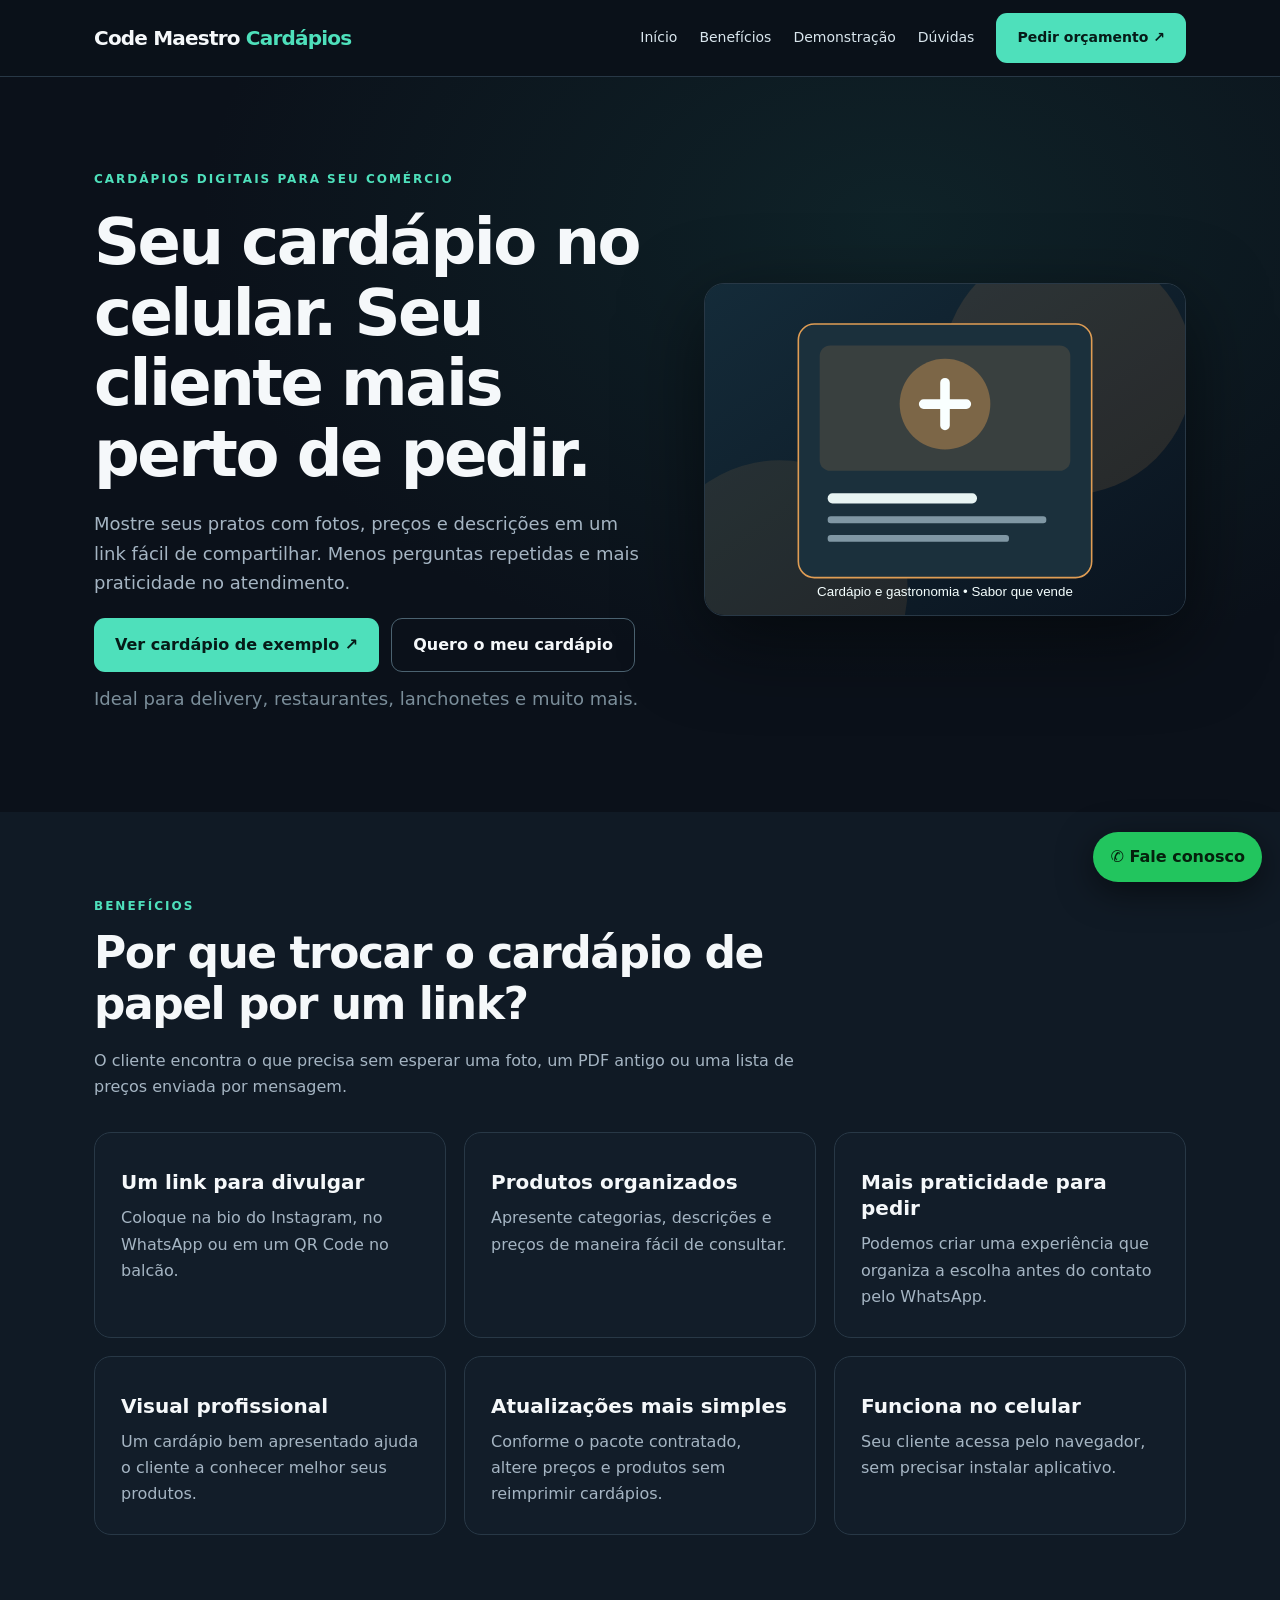
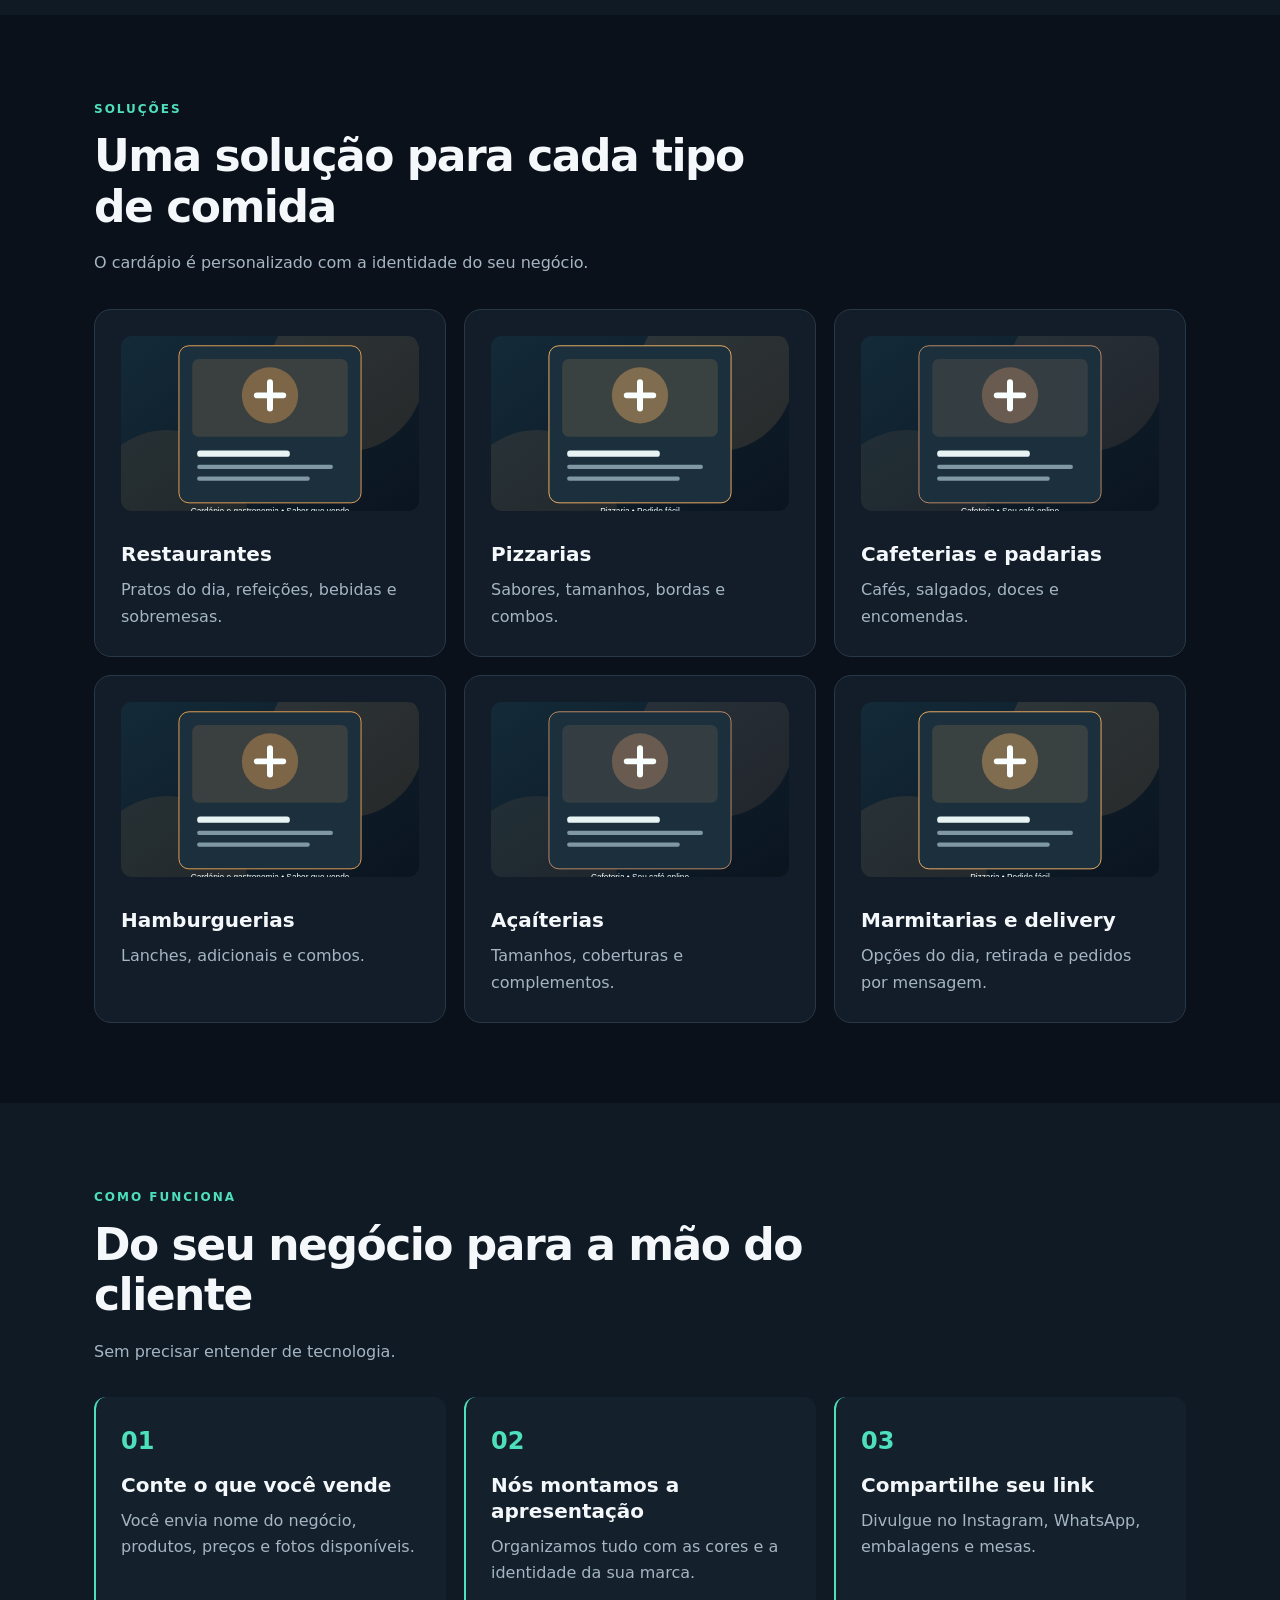
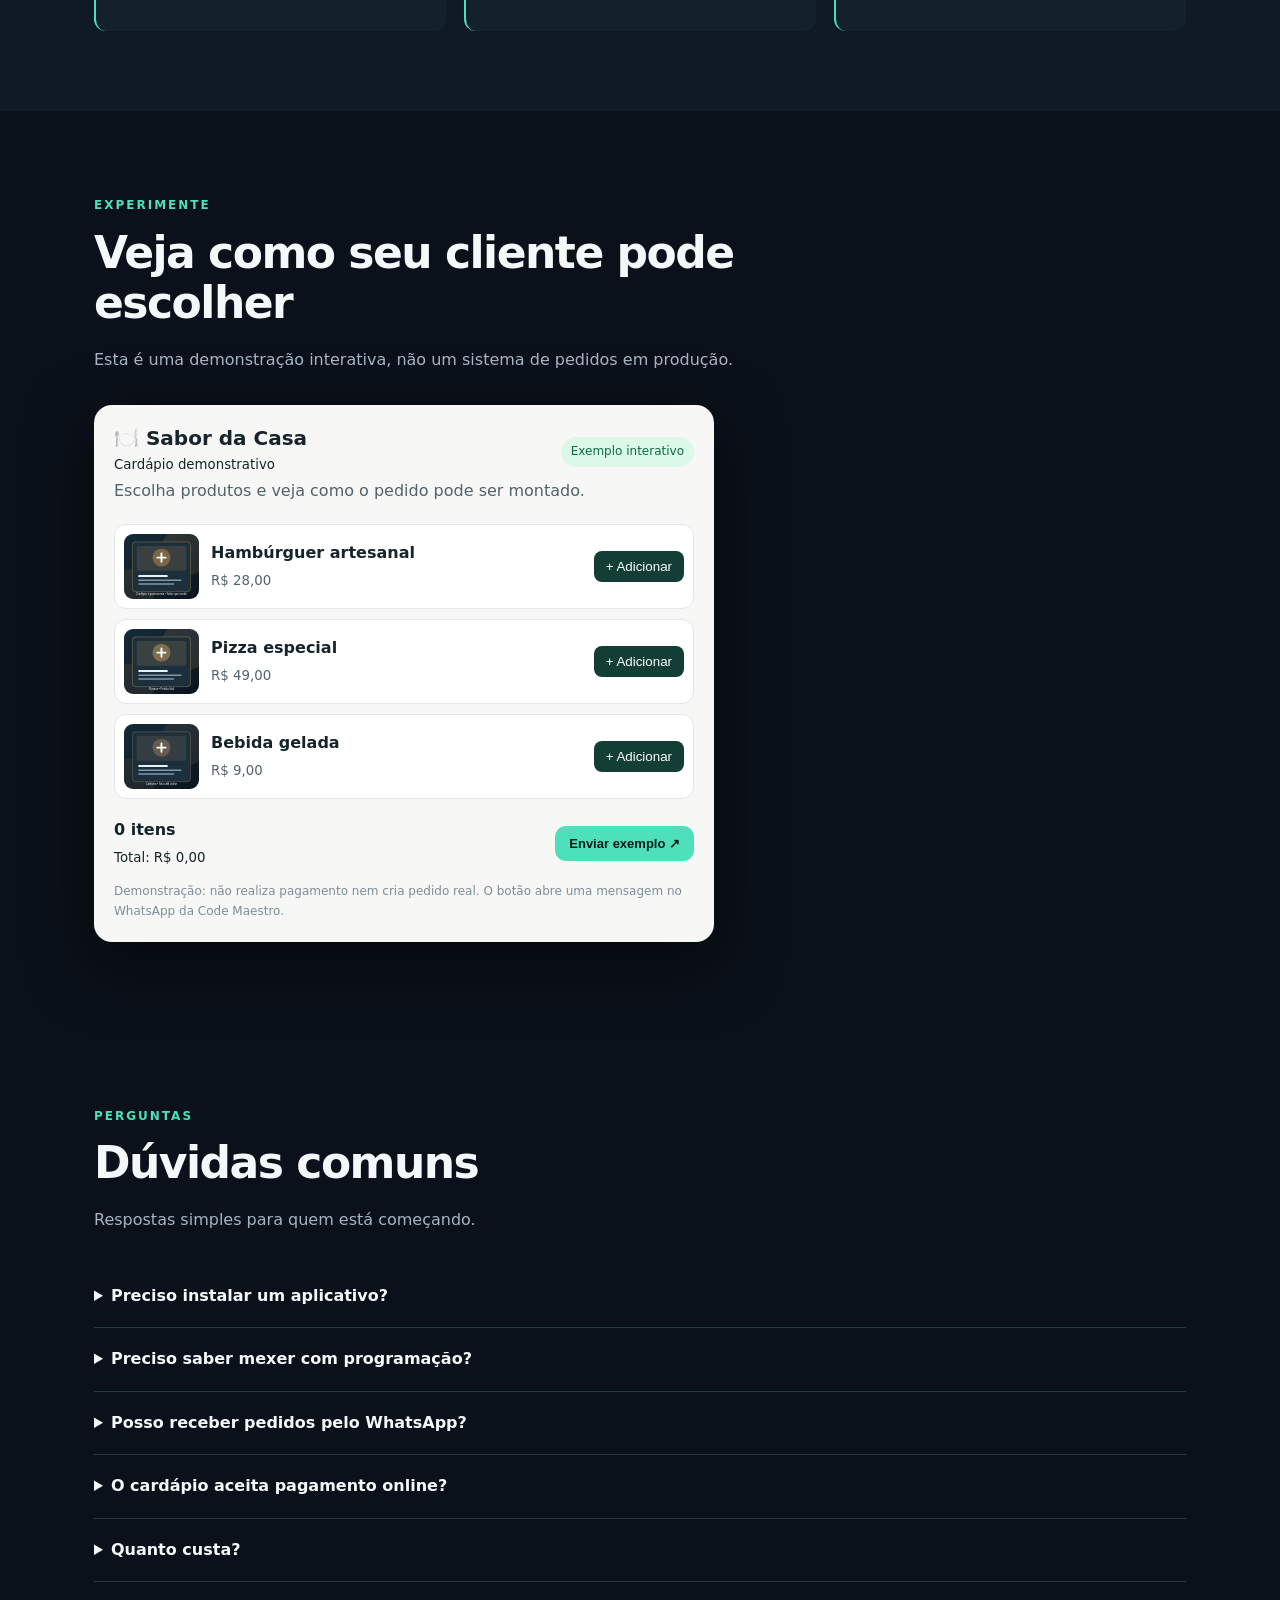
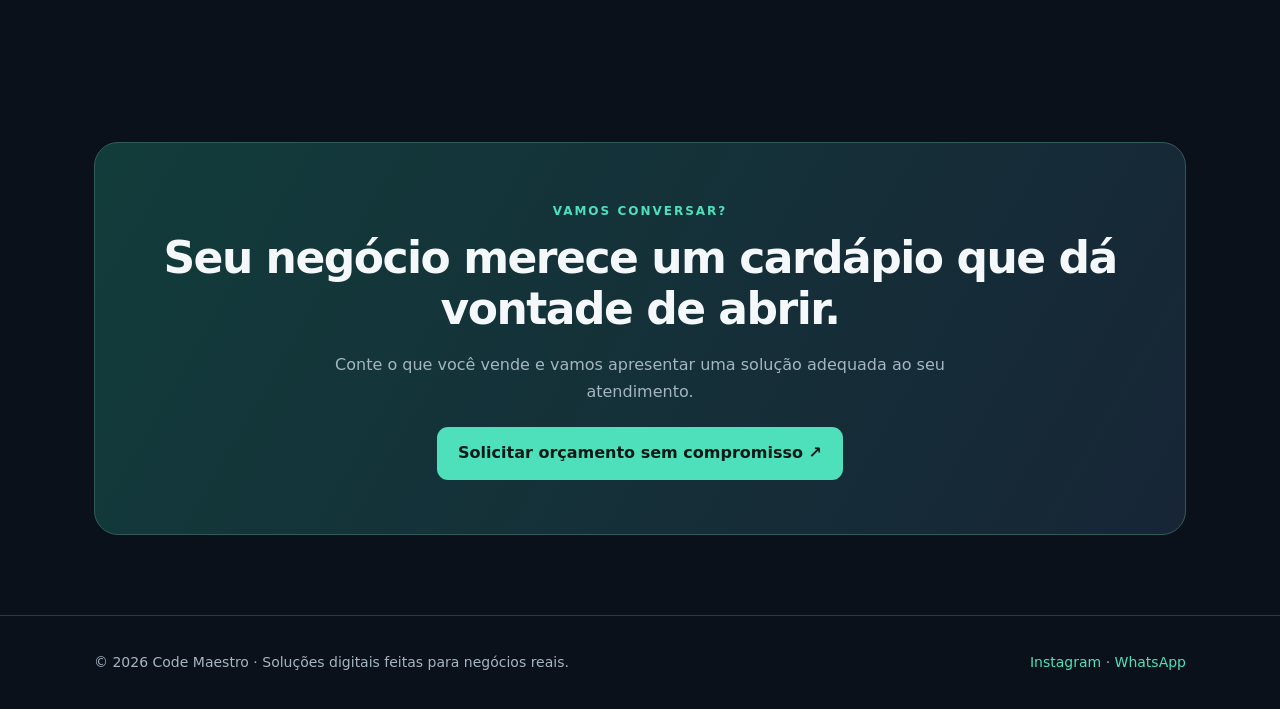
<file: index.html>
<!doctype html><html lang="pt-BR"><head><meta charset="UTF-8"><meta name="viewport" content="width=device-width,initial-scale=1"><meta name="description" content="Cardápios digitais profissionais para restaurantes e delivery."><meta name="theme-color" content="#0b111a"><title>Cardápios Digitais | Code Maestro</title><link rel="stylesheet" href="assets/style.css"></head><body><header><div class="container nav"><a class="brand" href="index.html">Code Maestro <span>Cardápios</span></a><button class="menu" aria-label="Abrir menu" aria-expanded="false">☰</button><nav><a href="index.html">Início</a><a href="index.html#beneficios">Benefícios</a><a href="demonstracao.html">Demonstração</a><a href="index.html#duvidas">Dúvidas</a><a class="btn" href="https://wa.me/5535998686922?text=Ol%C3%A1%2C%20quero%20um%20or%C3%A7amento" target="_blank" rel="noopener">Pedir orçamento ↗</a></nav></div></header><main><section class="hero"><div class="container hero-grid"><div><span class="eyebrow">CARDÁPIOS DIGITAIS PARA SEU COMÉRCIO</span><h1>Seu cardápio no celular. Seu cliente mais perto de pedir.</h1><p>Mostre seus pratos com fotos, preços e descrições em um link fácil de compartilhar. Menos perguntas repetidas e mais praticidade no atendimento.</p><div class="actions"><a class="btn" href="demonstracao.html">Ver cardápio de exemplo ↗</a><a class="btn alt" href="https://wa.me/5535998686922?text=Quero%20um%20card%C3%A1pio%20digital" target="_blank" rel="noopener">Quero o meu cardápio</a></div><p class="note">Ideal para delivery, restaurantes, lanchonetes e muito mais.</p></div><img src="assets/food.svg" alt="Ilustração original de apresentação de cardápio digital"></div></section><section id="beneficios" class="light"><div class="container"><div class="section-top"><span class="eyebrow">BENEFÍCIOS</span><h2>Por que trocar o cardápio de papel por um link?</h2><p>O cliente encontra o que precisa sem esperar uma foto, um PDF antigo ou uma lista de preços enviada por mensagem.</p></div><div class="grid"><article class="card" ><h3>Um link para divulgar</h3><p>Coloque na bio do Instagram, no WhatsApp ou em um QR Code no balcão.</p></article><article class="card" ><h3>Produtos organizados</h3><p>Apresente categorias, descrições e preços de maneira fácil de consultar.</p></article><article class="card" ><h3>Mais praticidade para pedir</h3><p>Podemos criar uma experiência que organiza a escolha antes do contato pelo WhatsApp.</p></article><article class="card" ><h3>Visual profissional</h3><p>Um cardápio bem apresentado ajuda o cliente a conhecer melhor seus produtos.</p></article><article class="card" ><h3>Atualizações mais simples</h3><p>Conforme o pacote contratado, altere preços e produtos sem reimprimir cardápios.</p></article><article class="card" ><h3>Funciona no celular</h3><p>Seu cliente acessa pelo navegador, sem precisar instalar aplicativo.</p></article></div></div></section><section class=""><div class="container"><div class="section-top"><span class="eyebrow">SOLUÇÕES</span><h2>Uma solução para cada tipo de comida</h2><p>O cardápio é personalizado com a identidade do seu negócio.</p></div><div class="grid"><article class="card" ><img src="assets/food.svg" alt="Ilustração original de Restaurantes" loading="lazy"><h3>Restaurantes</h3><p>Pratos do dia, refeições, bebidas e sobremesas.</p></article><article class="card" ><img src="assets/pizza.svg" alt="Ilustração original de Pizzarias" loading="lazy"><h3>Pizzarias</h3><p>Sabores, tamanhos, bordas e combos.</p></article><article class="card" ><img src="assets/coffee.svg" alt="Ilustração original de Cafeterias e padarias" loading="lazy"><h3>Cafeterias e padarias</h3><p>Cafés, salgados, doces e encomendas.</p></article><article class="card" ><img src="assets/food.svg" alt="Ilustração original de Hamburguerias" loading="lazy"><h3>Hamburguerias</h3><p>Lanches, adicionais e combos.</p></article><article class="card" ><img src="assets/coffee.svg" alt="Ilustração original de Açaíterias" loading="lazy"><h3>Açaíterias</h3><p>Tamanhos, coberturas e complementos.</p></article><article class="card" ><img src="assets/pizza.svg" alt="Ilustração original de Marmitarias e delivery" loading="lazy"><h3>Marmitarias e delivery</h3><p>Opções do dia, retirada e pedidos por mensagem.</p></article></div></div></section><section class="light"><div class="container"><div class="section-top"><span class="eyebrow">COMO FUNCIONA</span><h2>Do seu negócio para a mão do cliente</h2><p>Sem precisar entender de tecnologia.</p></div><div class="steps"><div class="step"><h3>Conte o que você vende</h3><p>Você envia nome do negócio, produtos, preços e fotos disponíveis.</p></div><div class="step"><h3>Nós montamos a apresentação</h3><p>Organizamos tudo com as cores e a identidade da sua marca.</p></div><div class="step"><h3>Compartilhe seu link</h3><p>Divulgue no Instagram, WhatsApp, embalagens e mesas.</p></div></div></div></section><section class=""><div class="container"><div class="section-top"><span class="eyebrow">EXPERIMENTE</span><h2>Veja como seu cliente pode escolher</h2><p>Esta é uma demonstração interativa, não um sistema de pedidos em produção.</p></div><div style="max-width:620px"><div class="demo"><div class="demo-head"><div><h3>🍽️ Sabor da Casa</h3><small>Cardápio demonstrativo</small></div><span class="pill">Exemplo interativo</span></div><p>Escolha produtos e veja como o pedido pode ser montado.</p><div class="products"><div class="product"><img src="assets/food.svg" alt="Ilustração de lanche"><div><strong>Hambúrguer artesanal</strong><small>R$ 28,00</small></div><button data-add="Hambúrguer artesanal" data-price="28">+ Adicionar</button></div><div class="product"><img src="assets/pizza.svg" alt="Ilustração de pizza"><div><strong>Pizza especial</strong><small>R$ 49,00</small></div><button data-add="Pizza especial" data-price="49">+ Adicionar</button></div><div class="product"><img src="assets/coffee.svg" alt="Ilustração de bebida"><div><strong>Bebida gelada</strong><small>R$ 9,00</small></div><button data-add="Bebida gelada" data-price="9">+ Adicionar</button></div></div><div class="demo-bottom"><div><strong><span id="count">0</span> itens</strong><br><small>Total: <span id="total">R$ 0,00</span></small></div><button class="btn" id="send-demo">Enviar exemplo ↗</button></div><div class="note">Demonstração: não realiza pagamento nem cria pedido real. O botão abre uma mensagem no WhatsApp da Code Maestro.</div></div></div></div></section><section id="duvidas" class=""><div class="container"><div class="section-top"><span class="eyebrow">PERGUNTAS</span><h2>Dúvidas comuns</h2><p>Respostas simples para quem está começando.</p></div><div class="faq"><details><summary>Preciso instalar um aplicativo?</summary><p>Não. O cardápio pode ser acessado por um link no navegador do celular.</p></details><details><summary>Preciso saber mexer com programação?</summary><p>Não. Nós cuidamos da criação e explicamos como divulgar o cardápio.</p></details><details><summary>Posso receber pedidos pelo WhatsApp?</summary><p>Sim, podemos incluir essa funcionalidade no projeto. O escopo é definido no orçamento.</p></details><details><summary>O cardápio aceita pagamento online?</summary><p>Pagamentos, painel de gestão e outras integrações podem ser contratados separadamente, conforme a necessidade.</p></details><details><summary>Quanto custa?</summary><p>O valor depende da quantidade de produtos e das funções desejadas. Peça uma proposta sem compromisso.</p></details></div></div></section><section><div class="container"><div class="cta"><span class="eyebrow">VAMOS CONVERSAR?</span><h2>Seu negócio merece um cardápio que dá vontade de abrir.</h2><p>Conte o que você vende e vamos apresentar uma solução adequada ao seu atendimento.</p><a class="btn" href="https://wa.me/5535998686922?text=Quero%20um%20or%C3%A7amento%20de%20card%C3%A1pio%20digital" target="_blank" rel="noopener">Solicitar orçamento sem compromisso ↗</a></div></div></section></main><footer><div class="container foot"><span>© 2026 Code Maestro · Soluções digitais feitas para negócios reais.</span><span><a href="https://www.instagram.com/code_maestro_web_apk/" target="_blank" rel="noopener">Instagram</a> · <a href="https://wa.me/5535998686922" target="_blank" rel="noopener">WhatsApp</a></span></div></footer><a class="floating" href="https://wa.me/5535998686922?text=Ol%C3%A1%2C%20quero%20conversar%20sobre%20um%20site" target="_blank" rel="noopener">✆ Fale conosco</a><script src="assets/app.js" defer></script></body></html>
</file>
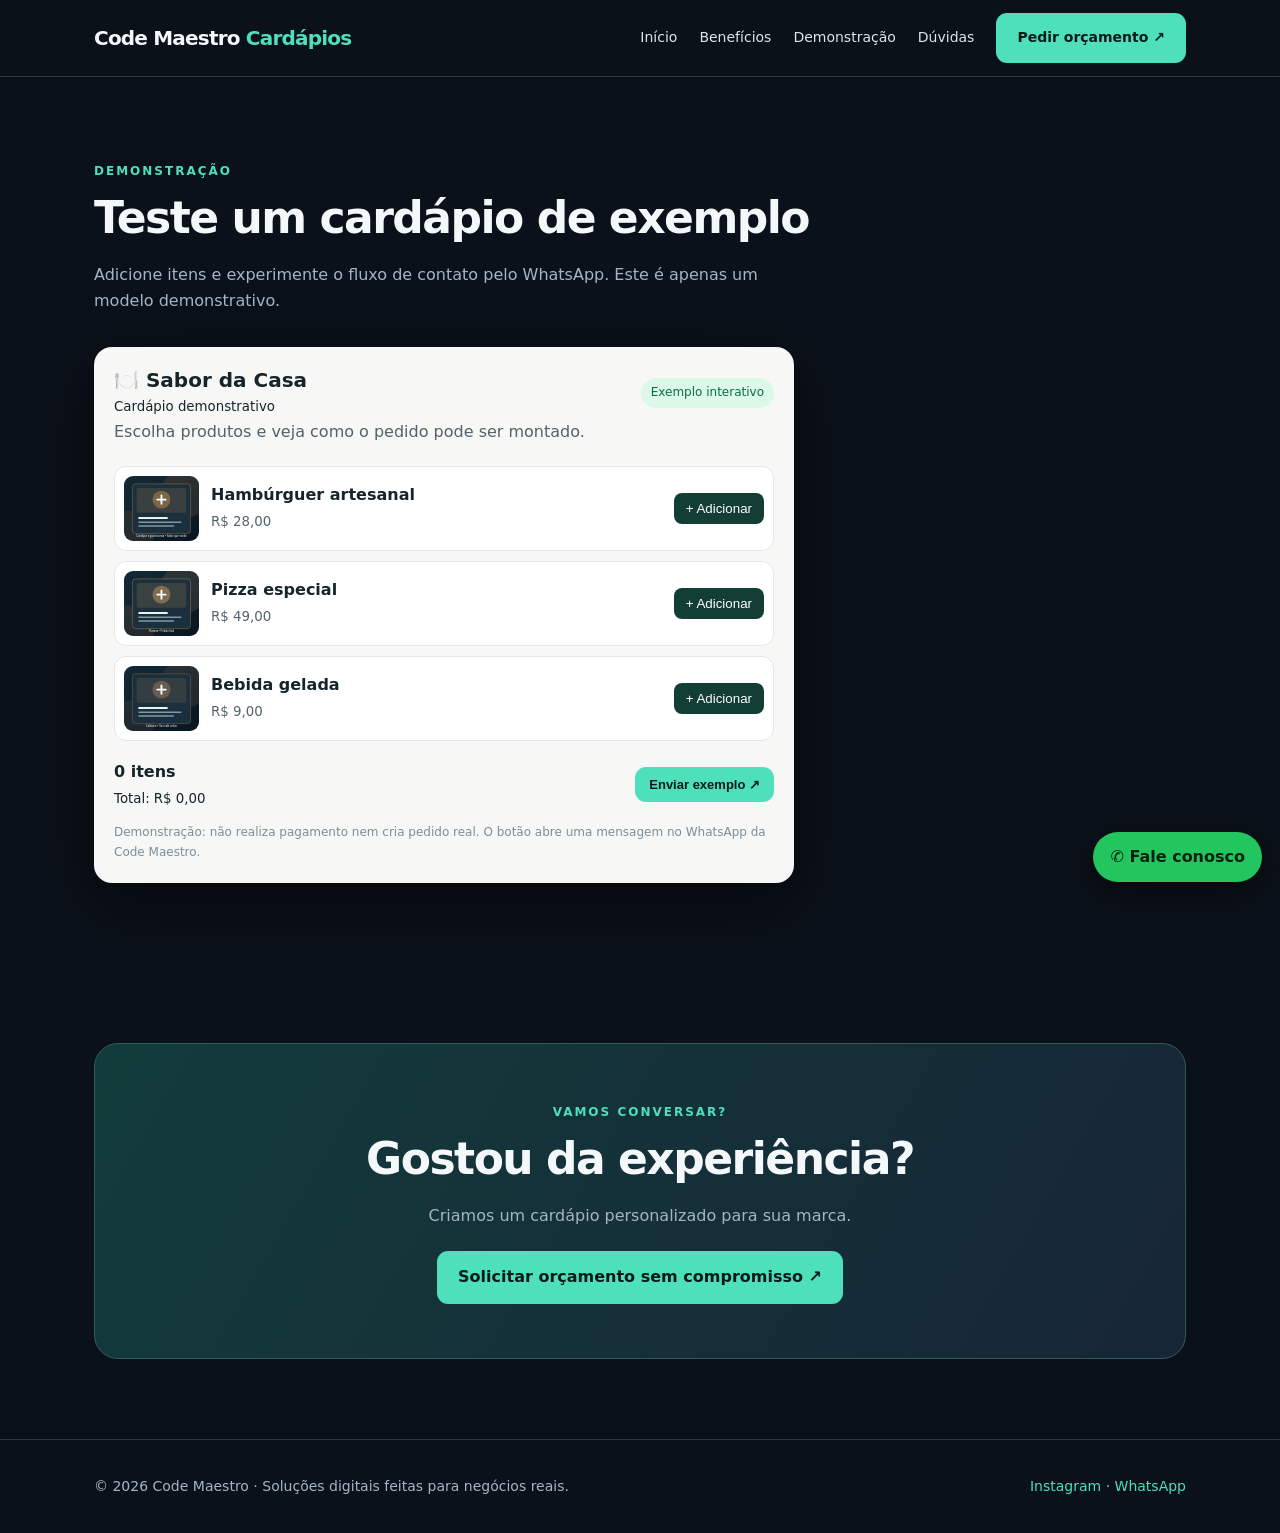
<file: demonstracao.html>
<!doctype html><html lang="pt-BR"><head><meta charset="UTF-8"><meta name="viewport" content="width=device-width,initial-scale=1"><meta name="description" content="Experimente o exemplo interativo de cardápio digital."><meta name="theme-color" content="#0b111a"><title>Demonstração de cardápio | Code Maestro</title><link rel="stylesheet" href="assets/style.css"></head><body><header><div class="container nav"><a class="brand" href="index.html">Code Maestro <span>Cardápios</span></a><button class="menu" aria-label="Abrir menu" aria-expanded="false">☰</button><nav><a href="index.html">Início</a><a href="index.html#beneficios">Benefícios</a><a href="demonstracao.html">Demonstração</a><a href="index.html#duvidas">Dúvidas</a><a class="btn" href="https://wa.me/5535998686922?text=Ol%C3%A1%2C%20quero%20um%20or%C3%A7amento" target="_blank" rel="noopener">Pedir orçamento ↗</a></nav></div></header><main><section class=""><div class="container"><div class="section-top"><span class="eyebrow">DEMONSTRAÇÃO</span><h2>Teste um cardápio de exemplo</h2><p>Adicione itens e experimente o fluxo de contato pelo WhatsApp. Este é apenas um modelo demonstrativo.</p></div><div style="max-width:700px"><div class="demo"><div class="demo-head"><div><h3>🍽️ Sabor da Casa</h3><small>Cardápio demonstrativo</small></div><span class="pill">Exemplo interativo</span></div><p>Escolha produtos e veja como o pedido pode ser montado.</p><div class="products"><div class="product"><img src="assets/food.svg" alt="Ilustração de lanche"><div><strong>Hambúrguer artesanal</strong><small>R$ 28,00</small></div><button data-add="Hambúrguer artesanal" data-price="28">+ Adicionar</button></div><div class="product"><img src="assets/pizza.svg" alt="Ilustração de pizza"><div><strong>Pizza especial</strong><small>R$ 49,00</small></div><button data-add="Pizza especial" data-price="49">+ Adicionar</button></div><div class="product"><img src="assets/coffee.svg" alt="Ilustração de bebida"><div><strong>Bebida gelada</strong><small>R$ 9,00</small></div><button data-add="Bebida gelada" data-price="9">+ Adicionar</button></div></div><div class="demo-bottom"><div><strong><span id="count">0</span> itens</strong><br><small>Total: <span id="total">R$ 0,00</span></small></div><button class="btn" id="send-demo">Enviar exemplo ↗</button></div><div class="note">Demonstração: não realiza pagamento nem cria pedido real. O botão abre uma mensagem no WhatsApp da Code Maestro.</div></div></div></div></section><section><div class="container"><div class="cta"><span class="eyebrow">VAMOS CONVERSAR?</span><h2>Gostou da experiência?</h2><p>Criamos um cardápio personalizado para sua marca.</p><a class="btn" href="https://wa.me/5535998686922?text=Quero%20meu%20card%C3%A1pio%20digital" target="_blank" rel="noopener">Solicitar orçamento sem compromisso ↗</a></div></div></section></main><footer><div class="container foot"><span>© 2026 Code Maestro · Soluções digitais feitas para negócios reais.</span><span><a href="https://www.instagram.com/code_maestro_web_apk/" target="_blank" rel="noopener">Instagram</a> · <a href="https://wa.me/5535998686922" target="_blank" rel="noopener">WhatsApp</a></span></div></footer><a class="floating" href="https://wa.me/5535998686922?text=Ol%C3%A1%2C%20quero%20conversar%20sobre%20um%20site" target="_blank" rel="noopener">✆ Fale conosco</a><script src="assets/app.js" defer></script></body></html>
</file>
<file: assets/style.css>
@import url('');:root{--bg:#0b111a;--surface:#121d29;--ink:#f5f8fa;--muted:#a5b5c3;--accent:#4ee0bb;--line:#283846}*{box-sizing:border-box}html{scroll-behavior:smooth}body{margin:0;font:16px/1.65 system-ui,-apple-system,Segoe UI,sans-serif;background:var(--bg);color:var(--ink)}a{text-decoration:none;color:inherit}.container{max-width:1140px;margin:auto;padding:0 24px}header{position:sticky;top:0;background:#0b111af0;backdrop-filter:blur(14px);z-index:10;border-bottom:1px solid var(--line)}.nav{display:flex;align-items:center;justify-content:space-between;min-height:76px;gap:18px}.brand{font-size:20px;font-weight:850;letter-spacing:-.8px}.brand span,.eyebrow{color:var(--accent)}nav{display:flex;align-items:center;gap:22px}nav a{font-size:14px;color:#d9e6ed}nav a:hover{color:var(--accent)}.btn{display:inline-flex;align-items:center;justify-content:center;padding:13px 21px;border-radius:11px;font-weight:750;background:var(--accent);color:#061b18;border:0;cursor:pointer}.btn.alt{background:transparent;color:var(--ink);border:1px solid #4b6270}.menu{display:none;background:transparent;border:1px solid var(--line);color:white;border-radius:8px;padding:8px 12px;font-size:23px}.hero{padding:88px 0 78px;background:radial-gradient(ellipse at 70% 20%,#184b494d,transparent 55%)}.hero-grid{display:grid;grid-template-columns:1.07fr .93fr;align-items:center;gap:55px}.eyebrow{font-weight:800;font-size:12px;letter-spacing:2px;text-transform:uppercase}h1{font-size:clamp(38px,5vw,67px);line-height:1.1;letter-spacing:-2.5px;margin:16px 0 20px}h2{font-size:clamp(30px,3.5vw,44px);letter-spacing:-1.5px;line-height:1.15;margin:10px 0 18px}h3{margin:10px 0;font-size:20px;line-height:1.3}p{color:var(--muted);margin:0 0 20px}.hero p{font-size:18px}.actions{display:flex;gap:12px;flex-wrap:wrap}.hero img,.visual{width:100%;border-radius:20px;box-shadow:0 25px 80px #0008;border:1px solid var(--line)}section{padding:80px 0}.section-top{max-width:720px;margin-bottom:32px}.grid{display:grid;grid-template-columns:repeat(3,1fr);gap:18px}.card{background:var(--surface);border:1px solid var(--line);border-radius:17px;padding:26px}.card p{margin:0}.card img{width:100%;height:175px;object-fit:cover;border-radius:11px;margin-bottom:12px}.tag{display:inline-block;color:var(--accent);font-weight:750;font-size:13px;margin-bottom:7px}.light{background:#101a25}.steps{counter-reset:s;display:grid;grid-template-columns:repeat(3,1fr);gap:18px}.step{padding:25px;border-left:2px solid var(--accent);background:#14212d;border-radius:12px}.step:before{counter-increment:s;content:'0' counter(s);display:block;color:var(--accent);font-weight:900;font-size:24px;margin-bottom:10px}.faq details{border-bottom:1px solid var(--line);padding:18px 0}.faq summary{cursor:pointer;font-weight:750}.faq p{padding-top:12px}.cta{text-align:center;background:linear-gradient(120deg,#123c3b,#172536);border:1px solid #315b5a;border-radius:24px;padding:54px 24px}.cta p{max-width:610px;margin:0 auto 22px}.demo{background:#f7f8f6;color:#15252b;border-radius:18px;padding:20px;box-shadow:0 20px 65px #0008}.demo h3{margin:0}.demo p{color:#52616b}.demo-head{display:flex;justify-content:space-between;align-items:center;gap:10px}.pill{font-size:12px;color:#0c6c49;background:#dbf8e9;padding:5px 10px;border-radius:20px}.products{display:grid;gap:10px;margin:18px 0}.product{display:flex;align-items:center;gap:12px;padding:9px;background:white;border:1px solid #e1e8e6;border-radius:12px}.product img{width:75px;height:65px;object-fit:cover;border-radius:9px}.product strong{display:block}.product small{color:#53646b}.product button{margin-left:auto;background:#123e36;color:white;border:0;border-radius:8px;padding:8px 12px;cursor:pointer}.demo-bottom{display:flex;justify-content:space-between;align-items:center;gap:10px}.demo .btn{font-size:13px;padding:10px 14px}.note{font-size:12px;color:#7b8e9a;margin-top:12px}footer{border-top:1px solid var(--line);padding:35px 0;color:var(--muted);font-size:14px}.foot{display:flex;justify-content:space-between;gap:18px;flex-wrap:wrap}.foot a{color:var(--accent)}.floating{position:fixed;right:18px;bottom:18px;z-index:20;background:#22c55e;color:#05210d;border-radius:50px;padding:12px 17px;font-weight:800;box-shadow:0 9px 35px #0008}.filterbar{display:flex;gap:9px;flex-wrap:wrap;margin:0 0 25px}.filterbar button{border:1px solid var(--line);background:#172635;color:white;padding:10px 15px;border-radius:20px;cursor:pointer}.filterbar button.active{background:var(--accent);color:#09201a}.hidden{display:none!important}@media(max-width:850px){.hero-grid{grid-template-columns:1fr}.grid,.steps{grid-template-columns:repeat(2,1fr)}.hero{padding:55px 0}nav{display:none;position:absolute;top:75px;left:0;right:0;background:#101b27;padding:22px;flex-direction:column;align-items:flex-start}nav.open{display:flex}.menu{display:block}}@media(max-width:580px){.grid,.steps{grid-template-columns:1fr}.container{padding:0 18px}section{padding:55px 0}.hero{padding:42px 0}.card{padding:22px}h1{letter-spacing:-1.5px}.cta{padding:38px 20px}.floating{font-size:13px}}
</file>
